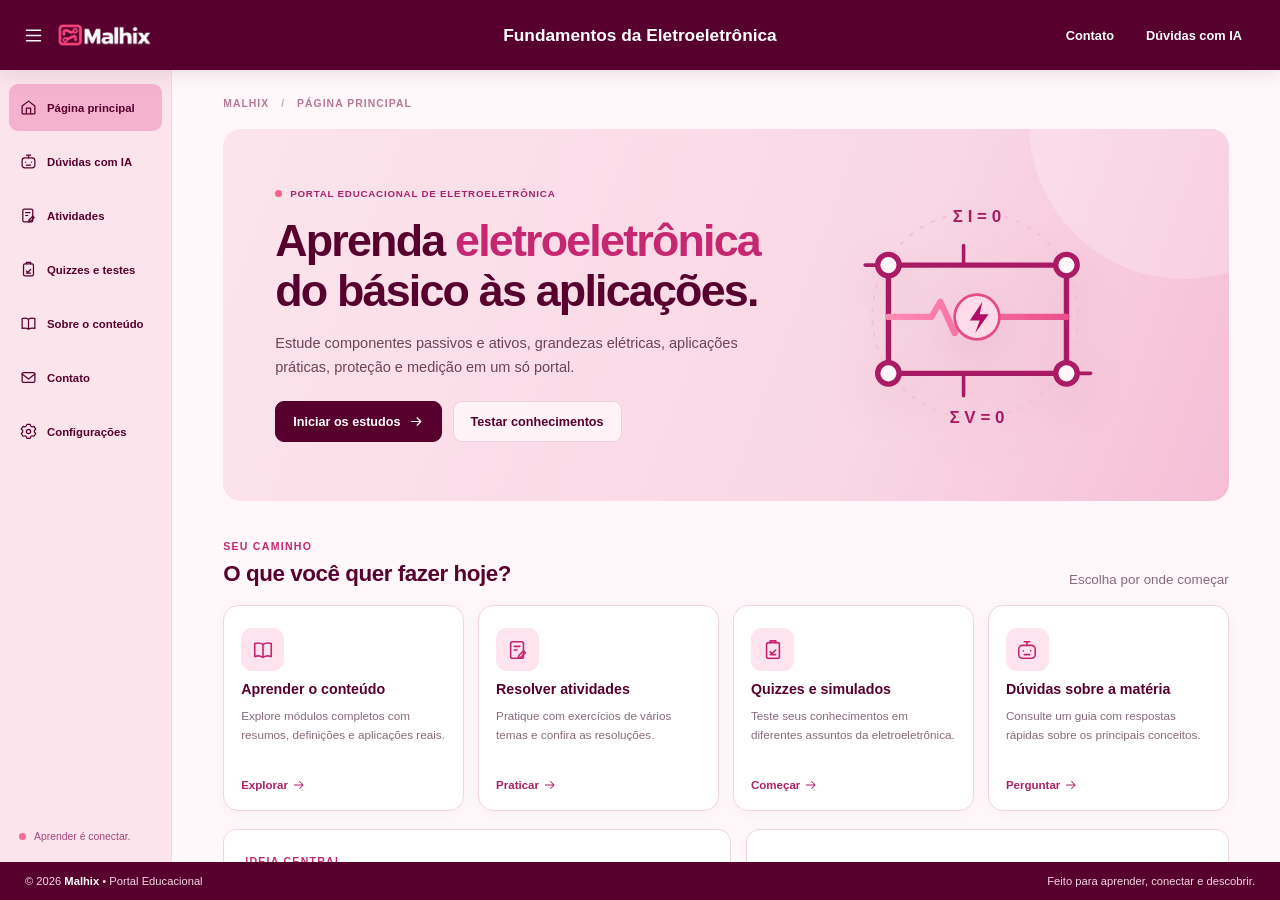
<file: index.html>
<!doctype html>
<html lang="pt-BR">
<head>
  <meta charset="utf-8">
  <meta name="viewport" content="width=device-width, initial-scale=1">
  <meta name="theme-color" content="#57002E">
  <meta name="description" content="Malhix: portal educacional interativo para estudar fundamentos da eletroeletrônica.">
  <title>Malhix • Fundamentos da Eletroeletrônica</title>
  <link rel="icon" href="assets/logo-malhix.png" type="image/png">
  <link rel="stylesheet" href="style.css">
  <script defer src="script.js"></script>
</head>
<body>
  <!-- Ícones vetoriais disponíveis sem conexão com a internet. -->
  <svg class="icon-sprite" aria-hidden="true" xmlns="http://www.w3.org/2000/svg">
    <symbol id="i-menu" viewBox="0 0 24 24"><path d="M4 6h16M4 12h16M4 18h16"/></symbol>
    <symbol id="i-home" viewBox="0 0 24 24"><path d="m3 10 9-7 9 7v10a1 1 0 0 1-1 1H4a1 1 0 0 1-1-1V10Z"/><path d="M9 21v-8h6v8"/></symbol>
    <symbol id="i-bot" viewBox="0 0 24 24"><rect x="3" y="7" width="18" height="14" rx="4"/><path d="M12 3v4M9 3h6"/><path d="M8 13h.01M16 13h.01M9 17h6"/></symbol>
    <symbol id="i-activities" viewBox="0 0 24 24"><rect x="4" y="3" width="14" height="18" rx="2"/><path d="M8 8h6M8 12h3m2 6 5-5 2 2-5 5-3 1z"/></symbol>
    <symbol id="i-quiz" viewBox="0 0 24 24"><rect x="5" y="4" width="14" height="17" rx="2"/><path d="M9 4V2h6v2m-6 10 2 2 4-4M9 17h6"/></symbol>
    <symbol id="i-book" viewBox="0 0 24 24"><path d="M12 6C9 4 6 4 3 5v14c3-1 6-1 9 1 3-2 6-2 9-1V5c-3-1-6-1-9 1Zm0 0v14"/></symbol>
    <symbol id="i-mail" viewBox="0 0 24 24"><rect x="3" y="5" width="18" height="14" rx="2"/><path d="m3 7 9 7 9-7"/></symbol>
    <symbol id="i-settings" viewBox="0 0 24 24"><path d="M9.7 3h4.6l.8 2.6 2.1 1.2 2.7-.7 2.3 4-1.9 2v2.4l1.9 2-2.3 4-2.7-.7-2.1 1.2-.8 2.6H9.7l-.8-2.6-2.1-1.2-2.7.7-2.3-4 1.9-2v-2.4l-1.9-2 2.3-4 2.7.7 2.1-1.2Z" transform="translate(0,-1) scale(1,.96)"/><circle cx="12" cy="12" r="3"/></symbol>
    <symbol id="i-chevron" viewBox="0 0 24 24"><path d="m9 18 6-6-6-6"/></symbol>
    <symbol id="i-arrow" viewBox="0 0 24 24"><path d="M4 12h15m-6-6 6 6-6 6"/></symbol>
    <symbol id="i-zap" viewBox="0 0 24 24"><path d="m13 2-9 12h7l-1 8 10-12h-7l0-8Z"/></symbol>
    <symbol id="i-check" viewBox="0 0 24 24"><path d="m4 12 5 5L20 6"/></symbol>
    <symbol id="i-clock" viewBox="0 0 24 24"><circle cx="12" cy="12" r="9"/><path d="M12 7v5l3 2"/></symbol>
    <symbol id="i-refresh" viewBox="0 0 24 24"><path d="M20 7v5h-5M4 17v-5h5"/><path d="M5 9a8 8 0 0 1 14-2l1 5M4 12l1 5a8 8 0 0 0 14-2"/></symbol>
    <symbol id="i-send" viewBox="0 0 24 24"><path d="m22 2-7 20-4-9-9-4 20-7ZM11 13 22 2"/></symbol>
    <symbol id="i-node" viewBox="0 0 24 24"><circle cx="4" cy="12" r="2"/><circle cx="20" cy="12" r="2"/><circle cx="12" cy="12" r="3"/><path d="M6 12h3m6 0h3M12 3v6m0 6v6"/></symbol>
    <symbol id="i-loop" viewBox="0 0 24 24"><rect x="4" y="4" width="16" height="16" rx="2"/><path d="M8 4v3m8 10v3M4 12h3m10 0h3"/></symbol>
    <symbol id="i-info" viewBox="0 0 24 24"><circle cx="12" cy="12" r="10"/><path d="M12 11v6m0-10h.01"/></symbol>
  </svg>
 
  <header class="cabecalho" role="banner">
    <div class="header-left">
      <button id="botao-menu" class="icon-button header-menu" type="button" aria-label="Recolher menu" aria-expanded="true" aria-controls="menu-lateral" title="Abrir ou recolher menu">
        <svg class="icon" aria-hidden="true"><use href="#i-menu"/></svg>
      </button>
      <button class="brand-button" data-page="inicio" type="button" aria-label="Voltar à página inicial">
        <img src="assets/logo-malhix.png" alt="Malhix" class="logo-malhix">
      </button>
    </div>
    <div class="header-title">Fundamentos da Eletroeletrônica</div>
    <nav class="header-links" aria-label="Acesso rápido">
      <button type="button" data-page="contato">Contato</button>
      <button type="button" data-page="ia">Dúvidas com IA</button>
    </nav>
  </header>
 
  <aside id="menu-lateral" class="menu-lateral" aria-label="Menu lateral">
    <nav class="side-nav" aria-label="Navegação principal">
      <button class="nav-button ativo" type="button" data-page="inicio" title="Página principal" aria-current="page"><svg class="icon"><use href="#i-home"/></svg><span class="nav-label">Página principal</span></button>
      <button class="nav-button" type="button" data-page="ia" title="Dúvidas com IA"><svg class="icon"><use href="#i-bot"/></svg><span class="nav-label">Dúvidas com IA</span></button>
      <button class="nav-button" type="button" data-page="atividades" title="Atividades"><svg class="icon"><use href="#i-activities"/></svg><span class="nav-label">Atividades</span></button>
      <button class="nav-button" type="button" data-page="quizzes" title="Quizzes e testes simulados"><svg class="icon"><use href="#i-quiz"/></svg><span class="nav-label">Quizzes e testes</span></button>
      <button class="nav-button" type="button" data-page="conteudo" title="Sobre o conteúdo"><svg class="icon"><use href="#i-book"/></svg><span class="nav-label">Sobre o conteúdo</span></button>
      <button class="nav-button" type="button" data-page="contato" title="Contato"><svg class="icon"><use href="#i-mail"/></svg><span class="nav-label">Contato</span></button>
      <button class="nav-button" type="button" data-page="configuracoes" title="Configurações"><svg class="icon"><use href="#i-settings"/></svg><span class="nav-label">Configurações</span></button>
    </nav>
    <div class="aside-bottom" aria-hidden="true"><span class="aside-pulse"></span><span class="aside-caption">Aprender é conectar.</span></div>
  </aside>
  <button id="menu-fundo" class="menu-fundo" type="button" aria-label="Fechar menu lateral" hidden></button>
 
  <main id="conteudo-principal" class="conteudo-principal" tabindex="-1">
    <!-- Início -->
    <section class="page" id="page-inicio" data-panel="inicio" aria-labelledby="titulo-inicio">
      <div class="crumb">MALHIX <span>/</span> PÁGINA PRINCIPAL</div>
      <div class="hero">
        <div class="hero-copy">
          <div class="eyebrow"><span class="dot"></span> PORTAL EDUCACIONAL DE ELETROELETRÔNICA</div>
          <h1 id="titulo-inicio">Aprenda <em>eletroeletrônica</em> do básico às aplicações.</h1>
          <p>Estude componentes passivos e ativos, grandezas elétricas, aplicações práticas, proteção e medição em um só portal.</p>
          <div class="hero-actions">
            <button class="btn btn-primary" type="button" data-page="conteudo">Iniciar os estudos <svg class="icon"><use href="#i-arrow"/></svg></button>
            <button class="btn btn-soft" type="button" data-page="quizzes">Testar conhecimentos</button>
          </div>
        </div>
        <div class="hero-art" aria-hidden="true">
          <svg viewBox="0 0 380 300" class="circuit-illustration">
            <defs><linearGradient id="circuit-gradient" x1="0" x2="1"><stop stop-color="#ff8cb4"/><stop offset="1" stop-color="#ec4e8c"/></linearGradient></defs>
            <circle cx="188" cy="150" r="115" fill="none" stroke="#F5BED3" stroke-dasharray="5 9" stroke-width="2" />
            <path d="M91 94H290V215H91Z" stroke="#a81b64" stroke-width="6" fill="none" stroke-linejoin="round" />
            <path d="M91 152h48l10-17 16 35 18-35 18 17h89" stroke="url(#circuit-gradient)" stroke-width="7" fill="none" stroke-linecap="round" stroke-linejoin="round" />
            <path d="M175 94v-22m0 143v25M91 94H65m225 121h27" stroke="#a81b64" stroke-width="4" stroke-linecap="round" />
            <g fill="#FFF7FA" stroke="#ab1b65" stroke-width="6"><circle cx="91" cy="94" r="12"/><circle cx="290" cy="94" r="12"/><circle cx="91" cy="215" r="12"/><circle cx="290" cy="215" r="12"/></g>
            <circle cx="190" cy="152" r="25" fill="#FFDBE9" stroke="#e64b89" stroke-width="3" />
            <path d="m196 135-14 21h11l-5 14 15-21h-10Z" fill="#B20D62" />
            <text x="190" y="46" fill="#a81b64" font-size="19" text-anchor="middle" font-weight="700">Σ I = 0</text>
            <text x="190" y="270" fill="#a81b64" font-size="19" text-anchor="middle" font-weight="700">Σ V = 0</text>
          </svg>
        </div>
      </div>
      <div class="section-heading"><div><span class="section-kicker">SEU CAMINHO</span><h2>O que você quer fazer hoje?</h2></div><span class="muted small">Escolha por onde começar</span></div>
      <div class="feature-grid">
        <button type="button" class="feature-card" data-page="conteudo"><span class="feature-icon"><svg class="icon"><use href="#i-book"/></svg></span><strong>Aprender o conteúdo</strong><span>Explore módulos completos com resumos, definições e aplicações reais.</span><span class="feature-arrow">Explorar <svg class="icon"><use href="#i-arrow"/></svg></span></button>
        <button type="button" class="feature-card" data-page="atividades"><span class="feature-icon"><svg class="icon"><use href="#i-activities"/></svg></span><strong>Resolver atividades</strong><span>Pratique com exercícios de vários temas e confira as resoluções.</span><span class="feature-arrow">Praticar <svg class="icon"><use href="#i-arrow"/></svg></span></button>
        <button type="button" class="feature-card" data-page="quizzes"><span class="feature-icon"><svg class="icon"><use href="#i-quiz"/></svg></span><strong>Quizzes e simulados</strong><span>Teste seus conhecimentos em diferentes assuntos da eletroeletrônica.</span><span class="feature-arrow">Começar <svg class="icon"><use href="#i-arrow"/></svg></span></button>
        <button type="button" class="feature-card" data-page="ia"><span class="feature-icon"><svg class="icon"><use href="#i-bot"/></svg></span><strong>Dúvidas sobre a matéria</strong><span>Consulte um guia com respostas rápidas sobre os principais conceitos.</span><span class="feature-arrow">Perguntar <svg class="icon"><use href="#i-arrow"/></svg></span></button>
      </div>
      <div class="home-bottom">
        <div class="quote-box"><span class="section-kicker">IDEIA CENTRAL</span><p>Dos resistores aos transistores, compreender o funcionamento dos componentes ajuda a interpretar, montar e analisar circuitos com mais segurança.</p></div>
        <div class="stats-box"><div><strong>05</strong><span>módulos principais</span></div><div><strong id="home-atividade-total">0/10</strong><span>atividades concluídas</span></div><div><strong id="home-melhor-nota">—</strong><span>melhor resultado</span></div></div>
      </div>
    </section>
 
    <!-- Conteúdo -->
    <section class="page" id="page-conteudo" data-panel="conteudo" aria-labelledby="titulo-conteudo" hidden>
      <div class="crumb">ESTUDOS <span>/</span> SOBRE O CONTEÚDO</div>
      <div class="page-heading"><div><span class="section-kicker">TRILHA DE ESTUDO</span><h1 id="titulo-conteudo">Fundamentos da Eletroeletrônica</h1><p>Uma visão ampla dos conceitos essenciais: componentes, circuitos, sinais, aplicações e instrumentos.</p></div><span class="heading-badge"><svg class="icon"><use href="#i-book"/></svg> Material de estudo</span></div>
      <div class="jump-links"><button class="chip" type="button" data-scroll="modulo1">Componentes passivos</button><button class="chip" type="button" data-scroll="modulo2">Semicondutores</button><button class="chip" type="button" data-scroll="modulo3">Grandezas e circuitos</button><button class="chip" type="button" data-scroll="modulo4">Aplicações práticas</button><button class="chip" type="button" data-scroll="modulo5">Proteção e medição</button></div>
      <article class="content-card" id="modulo1"><span class="card-index">01 / COMPONENTES PASSIVOS BÁSICOS</span><h2>Base para o estudo dos circuitos</h2><p>Os componentes passivos não amplificam sinais, mas são fundamentais para limitar corrente, armazenar energia, filtrar sinais e montar circuitos estáveis.</p><div class="subtopic-grid"><div class="subtopic-item"><strong>1.1 - Resistores e a Lei de Ohm</strong><p>O resistor se opõe à passagem da corrente elétrica. A Lei de Ohm relaciona tensão, corrente e resistência: <strong>V = R · I</strong>. É um dos primeiros cálculos usados em circuitos.</p></div><div class="subtopic-item"><strong>1.2 - Capacitores e Armazenamento de Energia</strong><p>Capacitores acumulam cargas elétricas em um campo elétrico. São muito usados em filtros, temporização e estabilização de tensão.</p></div><div class="subtopic-item"><strong>1.3 - Indutores e Eletromagnetismo</strong><p>Indutores armazenam energia em campo magnético e se opõem a variações bruscas de corrente. Estão ligados ao eletromagnetismo e a circuitos com bobinas.</p></div><div class="subtopic-item"><strong>1.4 - Associação de Componentes</strong><p>Resistores, capacitores e indutores podem ser associados em série e em paralelo. Essas combinações alteram o comportamento elétrico do circuito.</p></div></div></article>
      <article class="content-card" id="modulo2"><span class="card-index">02 / SEMICONDUTORES E COMPONENTES ATIVOS</span><h2>Controle, retificação e amplificação</h2><p>Os componentes ativos conseguem controlar o fluxo de corrente e atuar em amplificação, chaveamento e processamento de sinais.</p><div class="subtopic-grid"><div class="subtopic-item"><strong>2.1 - Diodos e Retificação</strong><p>O diodo conduz principalmente em um sentido. Ele é usado para retificar corrente alternada, proteger circuitos e controlar polaridade.</p></div><div class="subtopic-item"><strong>2.2 - Transistores Bipolares de Junção (TBJ)</strong><p>Os TBJs podem funcionar como amplificadores ou chaves eletrônicas. Seu comportamento envolve emissor, base e coletor.</p></div><div class="subtopic-item"><strong>2.3 - Transistores de Efeito de Campo (MOSFETs)</strong><p>MOSFETs são muito usados em eletrônica moderna por permitirem controle de corrente com alta eficiência, especialmente em chaveamento.</p></div><div class="subtopic-item"><strong>2.4 - Circuitos Integrados (CIs)</strong><p>Os CIs reúnem muitos componentes em um único encapsulamento. Podem executar funções de controle, amplificação, temporização e processamento.</p></div></div></article>
      <article class="content-card" id="modulo3"><span class="card-index">03 / GRANDEZAS, SINAIS E CIRCUITOS ELÉTRICOS</span><h2>Entendendo como os circuitos se comportam</h2><p>Esse módulo reúne conceitos que ajudam a interpretar o funcionamento elétrico dos sistemas e a resolver problemas com mais segurança.</p><div class="subtopic-grid"><div class="subtopic-item"><strong>3.1 - Corrente Contínua (CC) vs. Corrente Alternada (CA)</strong><p>Na corrente contínua, o fluxo elétrico mantém o mesmo sentido. Na alternada, ele varia periodicamente. Cada uma tem aplicações específicas.</p></div><div class="subtopic-item"><strong>3.2 - Leis de Kirchhoff</strong><p>As Leis de Kirchhoff auxiliam na análise de circuitos: a Lei dos Nós trabalha com conservação da carga e a Lei das Malhas com conservação da energia.</p></div><div class="subtopic-item"><strong>3.3 - Potência Elétrica e Efeito Joule</strong><p>A potência indica a taxa de transformação de energia elétrica. O efeito Joule mostra que parte dessa energia pode ser convertida em calor.</p></div><div class="subtopic-item"><strong>3.4 - Frequência e Sinais Elétricos</strong><p>Frequência indica quantas oscilações acontecem em um segundo. O estudo dos sinais elétricos ajuda a compreender ondas, pulsos e resposta dos circuitos.</p></div></div></article>
      <article class="content-card" id="modulo4"><span class="card-index">04 / APLICAÇÕES PRÁTICAS DOS COMPONENTES</span><h2>Quando a teoria passa a resolver problemas reais</h2><p>Neste módulo, os componentes e grandezas estudados aparecem em aplicações muito comuns na eletrônica e na eletroeletrônica.</p><div class="subtopic-grid"><div class="subtopic-item"><strong>4.1 - Circuitos de Filtros Passivos (RC e RL)</strong><p>Filtros passivos utilizam resistores com capacitores ou indutores para atenuar ou permitir certas faixas de frequência.</p></div><div class="subtopic-item"><strong>4.2 - Divisores de Tensão e Corrente</strong><p>Esses circuitos distribuem tensão ou corrente entre componentes. São úteis em medições, sensores e adaptação de sinais.</p></div><div class="subtopic-item"><strong>4.3 - Fontes de Alimentação Lineares</strong><p>As fontes lineares transformam, retificam, filtram e regulam a energia elétrica para alimentar circuitos eletrônicos com estabilidade.</p></div><div class="subtopic-item"><strong>4.4 - Circuitos de Temporização (Constante de Tempo RC)</strong><p>Em circuitos RC, a constante de tempo define a velocidade de carga e descarga do capacitor, sendo útil em atrasos e temporizadores.</p></div></div></article>
      <article class="content-card" id="modulo5"><span class="card-index">05 / PROTEÇÃO, MEDIÇÃO E MATERIAIS</span><h2>Segurança, diagnóstico e escolha correta de materiais</h2><p>Além de montar um circuito, é importante protegê-lo, medir corretamente suas grandezas e compreender os materiais usados na prática.</p><div class="subtopic-grid"><div class="subtopic-item"><strong>5.1 - Dispositivos de Proteção de Circuitos</strong><p>Fusíveis, disjuntores e outros dispositivos protegem o circuito contra sobrecorrente, curtos e falhas que possam danificar componentes.</p></div><div class="subtopic-item"><strong>5.2 - Materiais Condutores, Isolantes e Semicondutores</strong><p>Cada material possui comportamento elétrico diferente. Essa classificação orienta a construção de fios, placas e componentes eletrônicos.</p></div><div class="subtopic-item"><strong>5.3 - Uso do Multímetro no Diagnóstico de Componentes</strong><p>O multímetro permite medir tensão, corrente, resistência e testar continuidade, sendo essencial para manutenção e análise básica.</p></div><div class="subtopic-item"><strong>5.4 - Relés e Chaves Eletromecânicas</strong><p>Relés e chaves permitem controlar circuitos, ligar cargas e isolar partes do sistema, unindo princípios elétricos e mecânicos.</p></div></div><div class="content-actions"><button class="btn btn-primary" type="button" data-page="atividades">Ir para atividades <svg class="icon"><use href="#i-arrow"/></svg></button><button class="btn btn-soft" type="button" data-page="inicio">Voltar ao início</button></div></article>
    </section>
<!-- Atividades -->
    <section class="page" id="page-atividades" data-panel="atividades" aria-labelledby="titulo-atividades" hidden>
      <div class="crumb">PRATICAR <span>/</span> ATIVIDADES</div>
      <div class="page-heading"><div><span class="section-kicker">APRENDIZADO ATIVO</span><h1 id="titulo-atividades">Atividades.</h1><p>Resolva os exercícios no caderno e abra a resolução quando terminar.</p></div><div class="metric"><strong id="atividades-contagem">0/10</strong><span>concluídas</span></div></div>
      <div class="progress-track"><div id="atividades-progresso" class="progress-fill"></div></div>
      <div class="activities-list">
        <article class="activity-card" data-activity="a1"><div class="activity-top"><span class="number-pill">01</span><span class="activity-tag">LEI DE OHM</span><span class="activity-check" aria-hidden="true">○ Pendente</span></div><h2>Corrente em um resistor</h2><p>Um resistor de 10 Ω está ligado a uma fonte de 20 V. Qual é a corrente elétrica no circuito?</p><button class="btn btn-outline reveal-answer" type="button" aria-expanded="false">Ver resolução</button><div class="answer" hidden><strong>Resolução:</strong><p>Pela Lei de Ohm, I = V/R = 20/10. Portanto, <strong>I = 2 A.</strong></p><button class="btn btn-primary mark-activity" type="button">Marcar como concluída</button></div></article>
        <article class="activity-card" data-activity="a2"><div class="activity-top"><span class="number-pill">02</span><span class="activity-tag">CAPACITORES</span><span class="activity-check" aria-hidden="true">○ Pendente</span></div><h2>Função do capacitor</h2><p>Explique com suas palavras para que serve um capacitor em um circuito eletrônico.</p><button class="btn btn-outline reveal-answer" type="button" aria-expanded="false">Ver resposta sugerida</button><div class="answer" hidden><strong>Resposta sugerida:</strong><p>O capacitor armazena energia em forma de campo elétrico e pode ser usado para filtrar sinais, suavizar tensão e produzir atrasos em circuitos.</p><button class="btn btn-primary mark-activity" type="button">Marcar como concluída</button></div></article>
        <article class="activity-card" data-activity="a3"><div class="activity-top"><span class="number-pill">03</span><span class="activity-tag">INDUTORES</span><span class="activity-check" aria-hidden="true">○ Pendente</span></div><h2>Variação de corrente</h2><p>Por que um indutor se opõe a variações bruscas de corrente?</p><button class="btn btn-outline reveal-answer" type="button" aria-expanded="false">Ver resposta sugerida</button><div class="answer" hidden><strong>Resposta sugerida:</strong><p>Porque o indutor armazena energia em campo magnético. Quando a corrente tenta variar rapidamente, surge uma tensão induzida que se opõe a essa mudança.</p><button class="btn btn-primary mark-activity" type="button">Marcar como concluída</button></div></article>
        <article class="activity-card" data-activity="a4"><div class="activity-top"><span class="number-pill">04</span><span class="activity-tag">ASSOCIAÇÕES</span><span class="activity-check" aria-hidden="true">○ Pendente</span></div><h2>Resistores em série</h2><p>Dois resistores de 4 Ω e 6 Ω estão em série. Qual é a resistência equivalente?</p><button class="btn btn-outline reveal-answer" type="button" aria-expanded="false">Ver resolução</button><div class="answer" hidden><strong>Resolução:</strong><p>Em série, as resistências se somam: 4 + 6 = <strong>10 Ω</strong>.</p><button class="btn btn-primary mark-activity" type="button">Marcar como concluída</button></div></article>
        <article class="activity-card" data-activity="a5"><div class="activity-top"><span class="number-pill">05</span><span class="activity-tag">DIODOS</span><span class="activity-check" aria-hidden="true">○ Pendente</span></div><h2>Retificação</h2><p>Qual é a função principal de um diodo em um circuito retificador?</p><button class="btn btn-outline reveal-answer" type="button" aria-expanded="false">Ver resposta sugerida</button><div class="answer" hidden><strong>Resposta sugerida:</strong><p>Permitir a condução principalmente em um sentido, convertendo corrente alternada em uma forma pulsante de corrente contínua.</p><button class="btn btn-primary mark-activity" type="button">Marcar como concluída</button></div></article>
        <article class="activity-card" data-activity="a6"><div class="activity-top"><span class="number-pill">06</span><span class="activity-tag">KIRCHHOFF</span><span class="activity-check" aria-hidden="true">○ Pendente</span></div><h2>Corrente em um nó</h2><p>Entram 8 A em um nó. Saem 3 A e 2 A por dois ramos. Qual é a corrente no terceiro ramo de saída?</p><button class="btn btn-outline reveal-answer" type="button" aria-expanded="false">Ver resolução</button><div class="answer" hidden><strong>Resolução:</strong><p>Pela Lei dos Nós: 8 = 3 + 2 + I. Logo, <strong>I = 3 A.</strong></p><button class="btn btn-primary mark-activity" type="button">Marcar como concluída</button></div></article>
        <article class="activity-card" data-activity="a7"><div class="activity-top"><span class="number-pill">07</span><span class="activity-tag">POTÊNCIA</span><span class="activity-check" aria-hidden="true">○ Pendente</span></div><h2>Potência elétrica</h2><p>Um equipamento opera com 12 V e corrente de 2 A. Qual é a potência elétrica consumida?</p><button class="btn btn-outline reveal-answer" type="button" aria-expanded="false">Ver resolução</button><div class="answer" hidden><strong>Resolução:</strong><p>P = V · I = 12 · 2 = <strong>24 W</strong>.</p><button class="btn btn-primary mark-activity" type="button">Marcar como concluída</button></div></article>
        <article class="activity-card" data-activity="a8"><div class="activity-top"><span class="number-pill">08</span><span class="activity-tag">DIVISOR DE TENSÃO</span><span class="activity-check" aria-hidden="true">○ Pendente</span></div><h2>Aplicação prática</h2><p>Explique por que divisores de tensão são úteis em circuitos eletrônicos.</p><button class="btn btn-outline reveal-answer" type="button" aria-expanded="false">Ver resposta sugerida</button><div class="answer" hidden><strong>Resposta sugerida:</strong><p>Eles permitem obter uma tensão menor a partir de uma tensão maior, sendo úteis em sensores, medições e adaptação de sinais para outros componentes.</p><button class="btn btn-primary mark-activity" type="button">Marcar como concluída</button></div></article>
        <article class="activity-card" data-activity="a9"><div class="activity-top"><span class="number-pill">09</span><span class="activity-tag">MULTÍMETRO</span><span class="activity-check" aria-hidden="true">○ Pendente</span></div><h2>Medição segura</h2><p>Cite duas grandezas que podem ser medidas com um multímetro comum.</p><button class="btn btn-outline reveal-answer" type="button" aria-expanded="false">Ver resposta sugerida</button><div class="answer" hidden><strong>Resposta sugerida:</strong><p>O multímetro pode medir, por exemplo, <strong>tensão elétrica</strong> e <strong>resistência elétrica</strong>. Muitos modelos também medem corrente e continuidade.</p><button class="btn btn-primary mark-activity" type="button">Marcar como concluída</button></div></article>
        <article class="activity-card" data-activity="a10"><div class="activity-top"><span class="number-pill">10</span><span class="activity-tag">PROTEÇÃO</span><span class="activity-check" aria-hidden="true">○ Pendente</span></div><h2>Protegendo circuitos</h2><p>Por que fusíveis e disjuntores são importantes em instalações e equipamentos?</p><button class="btn btn-outline reveal-answer" type="button" aria-expanded="false">Ver resposta sugerida</button><div class="answer" hidden><strong>Resposta sugerida:</strong><p>Porque interrompem a passagem de corrente em condições anormais, ajudando a evitar danos aos componentes, superaquecimento e riscos de acidentes.</p><button class="btn btn-primary mark-activity" type="button">Marcar como concluída</button></div></article>
      </div>
      <div class="content-actions"><button class="btn btn-soft" type="button" data-page="inicio">← Voltar ao início</button><button class="btn btn-primary" type="button" data-page="quizzes">Ir para quizzes <svg class="icon"><use href="#i-arrow"/></svg></button></div>
    </section>
<!-- Quizzes + Simulado -->
    <section class="page" id="page-quizzes" data-panel="quizzes" aria-labelledby="titulo-quizzes" hidden>
      <div class="crumb">AVALIAÇÃO <span>/</span> QUIZZES E TESTES</div>
      <div class="page-heading"><div><span class="section-kicker">DESAFIE SEU CONHECIMENTO</span><h1 id="titulo-quizzes">Quizzes e simulados.</h1><p>Aprenda com perguntas, correções e resultados instantâneos.</p></div><span class="heading-badge"><svg class="icon"><use href="#i-quiz"/></svg> Autoavaliação</span></div>
      <div class="tabs" role="tablist" aria-label="Escolher modalidade"><button id="tab-quiz" class="tab active" type="button" data-mode="quiz" role="tab" aria-selected="true" aria-controls="quiz-zone">Quiz rápido</button><button id="tab-simulado" class="tab" type="button" data-mode="simulado" role="tab" aria-selected="false" aria-controls="simulado-zone">Simulado cronometrado</button></div>
      <section id="quiz-zone" class="test-zone" role="tabpanel" aria-labelledby="tab-quiz"><div id="quiz-app" class="quiz-app"><div class="start-state"><span class="test-emblem"><svg class="icon"><use href="#i-zap"/></svg></span><h2>Que tal um quiz rápido?</h2><p>Seis perguntas para revisar temas variados da eletroeletrônica.</p><button id="iniciar-quiz" class="btn btn-primary" type="button">Iniciar quiz <svg class="icon"><use href="#i-arrow"/></svg></button></div></div></section>
      <section id="simulado-zone" class="test-zone" role="tabpanel" aria-labelledby="tab-simulado" hidden><div id="simulado-app" class="quiz-app"><div class="start-state"><span class="test-emblem"><svg class="icon"><use href="#i-clock"/></svg></span><h2>Simulado de Eletroeletrônica</h2><p>Oito questões e 10 minutos. As respostas serão corrigidas quando você terminar ou o tempo acabar.</p><button id="iniciar-simulado" class="btn btn-primary" type="button">Iniciar simulado <svg class="icon"><use href="#i-arrow"/></svg></button></div></div></section>
      <div class="hint-card"><svg class="icon"><use href="#i-info"/></svg><span>Os quizzes e simulados desta versão funcionam sem internet. São exercícios educativos, organizados para revisar os principais conteúdos do portal.</span></div>
      <div class="content-actions"><button class="btn btn-soft" type="button" data-page="inicio">← Voltar ao início</button></div>
    </section>
 
    <!-- Dúvidas e IA -->
    <section class="page" id="page-ia" data-panel="ia" aria-labelledby="titulo-ia" hidden>
      <div class="crumb">SUPORTE <span>/</span> DÚVIDAS COM IA</div>
      <div class="page-heading"><div><span class="section-kicker">ASSISTENTE DE ESTUDOS</span><h1 id="titulo-ia">Tire suas dúvidas!</h1><p>Um espaço para tirar dúvidas sobre componentes, circuitos, sinais, medições e aplicações.</p></div><span class="heading-badge"><svg class="icon"><use href="#i-bot"/></svg> Guia Malhix</span></div>
      <div class="notice"><svg class="icon"><use href="#i-info"/></svg><div><strong>Como funciona esta demonstração?</strong><p>Aqui há um guia de respostas locais previamente preparadas, <strong>não uma IA conectada</strong>. Uma IA real exigiria serviço externo, integração segura e autorização do professor.</p></div></div>
      <div class="chat-card"><div class="chat-header"><span class="bot-avatar"><svg class="icon"><use href="#i-bot"/></svg></span><div><strong>Guia Malhix</strong><span>Respostas sobre eletroeletrônica básica</span></div></div><div id="chat-messages" class="chat-messages" role="log" aria-live="polite" aria-relevant="additions"><div class="bubble bot">Oi! Posso ajudar com conceitos como Lei de Ohm, componentes passivos, semicondutores, Leis de Kirchhoff, medições e exercícios. Escolha uma sugestão ou escreva sua pergunta.</div></div><div class="suggestions"><button type="button" data-question="O que é a Lei de Ohm?">Lei de Ohm</button><button type="button" data-question="O que é um capacitor?">Capacitor</button><button type="button" data-question="Qual a diferença entre CC e CA?">CC e CA</button><button type="button" data-question="Como usar o multímetro?">Multímetro</button></div><form id="chat-form" class="chat-compose"><label class="sr-only" for="chat-input">Digite sua pergunta</label><input id="chat-input" name="pergunta" maxlength="240" autocomplete="off" placeholder="Digite sua dúvida sobre eletroeletrônica..." required><button class="btn btn-primary" type="submit" aria-label="Enviar pergunta"><svg class="icon"><use href="#i-send"/></svg></button></form></div>
      <div class="content-actions"><button class="btn btn-soft" type="button" data-page="inicio">← Voltar ao início</button></div>
    </section>
 
    <!-- Contato -->
    <section class="page" id="page-contato" data-panel="contato" aria-labelledby="titulo-contato" hidden>
      <div class="crumb">MALHIX <span>/</span> CONTATO</div><div class="page-heading"><div><span class="section-kicker">FALE COM A EQUIPE</span><h1 id="titulo-contato">Vamos conversar?</h1><p>Comentários, sugestões ou dúvidas sobre o portal? Registre uma mensagem.</p></div></div>
      <div class="contact-layout"><div class="contact-intro"><span class="feature-icon"><svg class="icon"><use href="#i-mail"/></svg></span><h2>Equipe Malhix</h2><p>Este portal foi planejado para tornar o estudo da eletroeletrônica mais acessível e interessante.</p><p class="muted small">Demonstração escolar: nenhuma mensagem será enviada para um servidor. O formulário permite salvar e copiar um rascunho neste dispositivo.</p></div><form id="contact-form" class="contact-form"><label for="contact-name">Seu nome</label><input id="contact-name" name="nome" maxlength="70" placeholder="Como podemos chamar você?" required><label for="contact-subject">Assunto</label><select id="contact-subject" name="assunto"><option>Dúvida sobre o conteúdo</option><option>Sugestão para o site</option><option>Correção de informação</option><option>Outro assunto</option></select><label for="contact-message">Sua mensagem</label><textarea id="contact-message" name="mensagem" rows="5" maxlength="1500" placeholder="Escreva aqui..." required></textarea><div class="form-actions"><button type="button" class="btn btn-soft" id="salvar-contato">Salvar rascunho</button><button type="button" class="btn btn-primary" id="copiar-contato">Copiar mensagem</button></div><p id="contact-feedback" class="small muted" role="status"></p></form></div>
      <div class="content-actions"><button class="btn btn-soft" type="button" data-page="inicio">← Voltar ao início</button></div>
    </section>
 
    <!-- Configurações -->
    <section class="page" id="page-configuracoes" data-panel="configuracoes" aria-labelledby="titulo-configuracoes" hidden>
      <div class="crumb">PREFERÊNCIAS <span>/</span> CONFIGURAÇÕES</div><div class="page-heading"><div><span class="section-kicker">DO SEU JEITO</span><h1 id="titulo-configuracoes">Configurações.</h1><p>Ajuste sua experiência de leitura e navegação.</p></div></div>
      <div class="settings-card"><div class="setting-line"><div><strong>Tamanho do texto</strong><span>Escolha o tamanho mais confortável para ler.</span></div><div class="setting-controls"><button type="button" id="font-minus" class="setting-small" aria-label="Diminuir texto">A−</button><span id="font-value">100%</span><button type="button" id="font-plus" class="setting-small" aria-label="Aumentar texto">A+</button></div></div><div class="setting-line"><div><strong>Contraste reforçado</strong><span>Destaca contornos e textos das áreas principais.</span></div><label class="switch"><input id="contrast-toggle" type="checkbox" aria-label="Ativar contraste reforçado"><span class="switch-track"></span></label></div><div class="setting-line"><div><strong>Reduzir animações</strong><span>Diminui movimentos do menu e transições.</span></div><label class="switch"><input id="motion-toggle" type="checkbox" aria-label="Reduzir animações"><span class="switch-track"></span></label></div><div class="setting-line"><div><strong>Progresso salvo</strong><span>Reinicia o progresso das atividades e a melhor nota de quiz neste navegador.</span></div><button id="clear-progress" type="button" class="btn btn-outline">Limpar progresso</button></div></div><div class="hint-card"><svg class="icon"><use href="#i-info"/></svg><span>As preferências são guardadas neste navegador, quando o armazenamento local está disponível.</span></div><p id="settings-feedback" class="small muted" role="status"></p><div class="content-actions"><button class="btn btn-soft" type="button" data-page="inicio">← Voltar ao início</button></div>
    </section>
  </main>
 
  <footer class="rodape"><span>© 2026 <strong>Malhix</strong> • Portal Educacional</span><span class="footer-extra">Feito para aprender, conectar e descobrir.</span></footer>
  <div id="toast" class="toast" role="status" aria-live="polite" hidden></div>
</body>
</html>
</file>
<file: style.css>
/* ===========================================================
   MALHIX — PORTAL EDUCACIONAL
   Personalize o tamanho da logo mudando --largura-logo.
   Separação de arquivos: HTML = conteúdo, CSS = visual, JS = ações.
   =========================================================== */
:root {
  --vinho: #57002E;
  --vinho-forte: #410021;
  --rosa: #FA608C;
  --rosa-escuro: #C32870;
  --rosa-claro: #FCE4EC;
  --rosa-selecionado: #F4B2CF;
  --fundo: #FFF7FA;
  --card: #FFFFFF;
  --texto: #4E2940;
  --texto-suave: #88697B;
  --linha: #F0D5E0;
  --altura-cabecalho: 70px;
  --altura-rodape: 38px;
  --largura-menu: 172px;
  --largura-menu-fechado: 57px;
  --largura-logo: 95px; /* AUMENTE OU DIMINUA ESTE NÚMERO */
  --font-scale: 1;
}
* { box-sizing: border-box; }
html, body { margin: 0; height: 100%; }
html { font-size: calc(16px * var(--font-scale)); }
body { font-family: Inter, "Segoe UI", Arial, sans-serif; color: var(--texto); background: var(--fundo); overflow: hidden; }
button, input, textarea, select { font: inherit; }
button { cursor: pointer; }
button:focus-visible, a:focus-visible, input:focus-visible, select:focus-visible, textarea:focus-visible { outline: 3px solid var(--rosa); outline-offset: 3px; }
.icon-sprite { position: absolute; width: 0; height: 0; overflow: hidden; pointer-events: none; }
.icon { width: 19px; height: 19px; stroke: currentColor; stroke-width: 1.75; fill: none; stroke-linecap: round; stroke-linejoin: round; flex-shrink: 0; }
.sr-only { position: absolute; width: 1px; height: 1px; padding: 0; margin: -1px; overflow: hidden; clip: rect(0,0,0,0); white-space: nowrap; border: 0; }
[hidden] { display: none !important; }
.small { font-size: .84rem; }
.muted { color: var(--texto-suave); }
 
/* Topo fixo */
.cabecalho { position: fixed; z-index: 1000; top: 0; left: 0; right: 0; height: var(--altura-cabecalho); background: var(--vinho); display: flex; align-items: center; justify-content: space-between; padding: 0 26px 0 13px; color: #FFF; box-shadow: 0 3px 20px rgba(55,0,29,.10); }
.header-left { display: flex; align-items: center; gap: 3px; min-width: 235px; z-index: 1; }
.icon-button { display: inline-flex; align-items: center; justify-content: center; padding: 10px; border: 0; border-radius: 10px; background: transparent; color: inherit; }
.icon-button:hover { background: rgba(255,255,255,.12); }
.header-menu .icon { width: 21px; height: 21px; }
.brand-button { padding: 0; border: 0; background: transparent; height: 54px; display: flex; align-items: center; }
.logo-malhix { display: block; width: var(--largura-logo); height: auto; max-height: 48px; object-fit: contain; }
.header-title { color: #FFF; font-size: 1.08rem; font-weight: 740; white-space: nowrap; position: absolute; left: 50%; transform: translateX(-50%); pointer-events: none; }
.header-links { margin-left: auto; display: flex; align-items: center; gap: 8px; z-index: 1; }
.header-links button { border: none; background: transparent; color: #FFFFFF; font-size: .80rem; font-weight: 600; border-radius: 9px; padding: 11px 12px; white-space: nowrap; }
.header-links button:hover, .header-links button.selected { background: rgba(255,255,255,.12); color: #FFDDEB; }
 
/* Sidebar fixa; no desktop o botão encolhe, não oculta. */
.menu-lateral { position: fixed; z-index: 900; top: var(--altura-cabecalho); bottom: var(--altura-rodape); left: 0; width: var(--largura-menu); background: var(--rosa-claro); border-right: 1px solid #F4D9E5; padding: 14px 9px 12px; display: flex; flex-direction: column; justify-content: space-between; overflow-x: hidden; overflow-y: auto; scrollbar-width: thin; transition: width .24s ease; }
.side-nav { display: flex; flex-direction: column; gap: 7px; }
.nav-button { text-align: left; display: flex; align-items: center; gap: 10px; width: 100%; min-height: 47px; padding: 10px 11px; border: 0; border-radius: 9px; color: var(--vinho); background: transparent; transition: background .18s ease; }
.nav-button:hover { background: #F8CEDE; }
.nav-button.ativo { background: var(--rosa-selecionado); font-weight: 750; }
.nav-button .icon { height: 17px; width: 17px; }
.nav-label { white-space: nowrap; overflow: hidden; font-size: .71rem; font-weight: 650; }
.aside-bottom { display: flex; align-items: center; gap: 8px; padding: 0 10px 8px; color: #AA477A; font-size: .65rem; white-space: nowrap; }
.aside-pulse { width: 7px; height: 7px; flex-shrink: 0; background: #F56C9B; border-radius: 50%; }
body.menu-recolhido .menu-lateral { width: var(--largura-menu-fechado); padding-left: 7px; padding-right: 7px; }
body.menu-recolhido .nav-button { justify-content: center; padding: 11px 0; }
body.menu-recolhido .nav-label, body.menu-recolhido .aside-caption { display: none; }
body.menu-recolhido .aside-bottom { justify-content: center; padding: 0 0 8px; }
body.menu-recolhido .nav-button .icon { height: 20px; width: 20px; }
.menu-fundo { display: none; }
 
/* Só o centro rola. Cabeçalho, lateral, footer permanecem fixos. */
.conteudo-principal { position: fixed; top: var(--altura-cabecalho); bottom: var(--altura-rodape); left: var(--largura-menu); right: 0; background: var(--fundo); overflow-y: auto; overflow-x: hidden; overscroll-behavior: contain; padding: 28px clamp(18px,4vw,57px) 50px; scroll-behavior: smooth; transition: left .24s ease; }
body.menu-recolhido .conteudo-principal { left: var(--largura-menu-fechado); }
.page { max-width: 1220px; margin: 0 auto; animation: fadeIn .2s ease; }
@keyframes fadeIn { from { opacity: .65; transform: translateY(5px); } to { opacity: 1; transform: translateY(0); } }
.rodape { position: fixed; height: var(--altura-rodape); bottom: 0; left: 0; right: 0; z-index: 1000; padding: 0 25px; background: var(--vinho); color: #F8D2E2; display: flex; justify-content: space-between; align-items: center; gap: 8px; font-size: .70rem; white-space: nowrap; }
.rodape strong { color: white; }
.crumb { color: #B47996; font-size: .65rem; font-weight: 780; letter-spacing: .10em; margin-bottom: 20px; }
.crumb span { margin: 0 8px; color: #D0A6BD; }
.section-kicker { color: var(--rosa-escuro); font-size: .66rem; font-weight: 800; letter-spacing: .12em; }
 
/* Home */
.hero { background: linear-gradient(110deg,#FCE4EC 0%,#F9D7E5 65%,#F6BED6 100%); border-radius: 18px; display: grid; grid-template-columns: minmax(0,1.1fr) minmax(225px,.9fr); align-items: center; padding: clamp(24px,4.2vw,52px); min-height: 319px; gap: 12px; overflow: hidden; position: relative; }
.hero::before { content: ""; position: absolute; background: rgba(255,255,255,.22); width: 310px; height: 310px; border-radius: 50%; right: -110px; top: -160px; }
.hero-copy { z-index: 1; }
.eyebrow { display: flex; align-items: center; gap: 8px; color: #A9236A; font-size: .61rem; font-weight: 850; letter-spacing: .08em; }
.dot { display: inline-block; width: 7px; height: 7px; border-radius: 50%; background: var(--rosa); }
.hero h1 { color: var(--vinho); font-size: clamp(1.8rem,3.5vw,3.08rem); letter-spacing: -.04em; max-width: 660px; line-height: 1.12; margin: 16px 0 16px; }
.hero h1 em { color: #C52870; font-style: normal; }
.hero p { color: #704358; max-width: 530px; line-height: 1.65; font-size: .91rem; margin: 0; }
.hero-actions, .content-actions, .form-actions { display: flex; flex-wrap: wrap; align-items: center; gap: 11px; margin-top: 22px; }
.hero-art { display: flex; align-items: center; justify-content: center; min-width: 0; }
.circuit-illustration { width: 100%; max-width: 340px; height: auto; filter: drop-shadow(0 16px 23px rgba(89,0,47,.11)); }
.btn { min-height: 41px; border-radius: 9px; padding: 11px 17px; border: 1px solid transparent; font-weight: 770; font-size: .79rem; display: inline-flex; justify-content: center; align-items: center; gap: 8px; transition: transform .17s ease, background .17s ease, box-shadow .17s ease; }
.btn:hover { transform: translateY(-1px); }
.btn .icon { width: 15px; height: 15px; }
.btn-primary { color: #FFF; background: var(--vinho); border-color: var(--vinho); }
.btn-primary:hover { background: #7C0646; box-shadow: 0 6px 16px rgba(87,0,46,.15); }
.btn-soft { color: var(--vinho); background: #FFF3F8; border-color: #EDD0DE; }
.btn-soft:hover { background: #FFEDF5; }
.btn-outline { background: #FFF; color: var(--vinho); border-color: #E9BDCF; }
.btn-outline:hover { background: #FFF5F9; }
.section-heading { display: flex; justify-content: space-between; align-items: end; gap: 15px; margin: 35px 0 18px; }
.section-heading h2 { font-size: 1.4rem; color: var(--vinho); margin: 7px 0 0; letter-spacing: -.02em; }
.feature-grid { display: grid; grid-template-columns: repeat(4,minmax(0,1fr)); gap: 14px; }
.feature-card { border-radius: 15px; border: 1px solid var(--linha); background: var(--card); padding: 22px 17px 18px; text-align: left; display: flex; flex-direction: column; align-items: flex-start; gap: 10px; color: var(--texto); box-shadow: 0 4px 18px rgba(87,0,46,.03); min-height: 206px; transition: transform .18s ease, border .18s ease, box-shadow .18s ease; }
.feature-card:hover { transform: translateY(-4px); border-color: #E69EBF; box-shadow: 0 10px 25px rgba(87,0,46,.07); }
.feature-icon { width: 43px; height: 43px; flex-shrink: 0; border-radius: 11px; background: #FFE3EE; color: #C32670; display: inline-flex; align-items: center; justify-content: center; }
.feature-icon .icon { width: 22px; height: 22px; }
.feature-card strong { color: var(--vinho); font-size: .89rem; }
.feature-card > span:nth-of-type(2) { font-size: .73rem; line-height: 1.56; color: var(--texto-suave); }
.feature-arrow { margin-top: auto; display: inline-flex; align-items: center; gap: 4px; color: #AC2166; font-size: .72rem; font-weight: 800; }
.feature-arrow .icon { width: 14px; height: 14px; }
.home-bottom { display: grid; grid-template-columns: 1.05fr 1fr; gap: 15px; margin-top: 18px; }
.quote-box, .stats-box { border: 1px solid var(--linha); border-radius: 13px; background: var(--card); padding: 21px; }
.quote-box p { color: var(--vinho); margin: 8px 0 0; font-size: .88rem; line-height: 1.5; }
.stats-box { display: flex; justify-content: space-around; align-items: center; gap: 10px; text-align: center; }
.stats-box div { display: flex; flex-direction: column; gap: 6px; }
.stats-box strong { font-size: 1.4rem; color: var(--vinho); }
.stats-box span { color: var(--texto-suave); font-size: .66rem; }
 
/* Seções internas */
.page-heading { display: flex; justify-content: space-between; align-items: center; gap: 20px; margin-bottom: 26px; }
.page-heading h1 { font-size: clamp(1.85rem,3.5vw,2.65rem); color: var(--vinho); letter-spacing: -.04em; line-height: 1.1; margin: 10px 0; }
.page-heading p { margin: 0; color: var(--texto-suave); line-height: 1.55; font-size: .91rem; }
.heading-badge { display: inline-flex; align-items: center; gap: 8px; color: #9C1E5B; background: #FCE2ED; border: 1px solid #F6CADC; border-radius: 50px; padding: 9px 13px; font-size: .71rem; font-weight: 760; white-space: nowrap; }
.heading-badge .icon { width: 16px; height: 16px; }
.jump-links { display: flex; gap: 9px; flex-wrap: wrap; margin-bottom: 21px; }
.chip { border-radius: 100px; border: 1px solid #EBC6D5; background: white; color: #844466; padding: 9px 12px; font-size: .72rem; font-weight: 720; }
.chip:hover { background: #FCE4EC; }
.content-card { border: 1px solid var(--linha); background: var(--card); border-radius: 15px; padding: clamp(20px,3vw,33px); margin: 15px 0; scroll-margin-top: 20px; box-shadow: 0 6px 18px rgba(87,0,46,.025); }
.card-index { color: #B0497E; letter-spacing: .08em; font-size: .68rem; font-weight: 800; }
.content-card h2 { margin: 10px 0 12px; color: var(--vinho); font-size: 1.42rem; }
.content-card p { line-height: 1.75; font-size: .92rem; }
.two-facts, .summary-grid { display: grid; grid-template-columns: repeat(2,minmax(0,1fr)); gap: 12px; margin-top: 17px; }
.two-facts > div, .summary-grid > div { background: #FFF1F7; border-radius: 10px; padding: 20px; display: flex; flex-direction: column; gap: 8px; }
.two-facts .icon { color: #BC286D; width: 24px; height: 24px; }
.two-facts strong, .summary-grid strong { color: var(--vinho); }
.two-facts span { color: var(--texto-suave); font-size: .79rem; line-height: 1.5; }
.summary-grid p { margin: 0; font-size: .82rem; }
.formula { background: #FDE9F1; padding: 24px 16px; border: 1px dashed #E4A5C1; color: var(--vinho); border-radius: 12px; font-size: clamp(1.3rem,3vw,1.8rem); font-weight: 850; letter-spacing: .02em; text-align: center; margin: 24px 0; }
.formula-small { font-size: 1.1rem; color: var(--vinho); font-weight: 660; margin-top: 10px; }
.example-panel { background: #FFF8FB; padding: 18px; border-left: 4px solid var(--rosa); border-radius: 0 10px 10px 0; }
.example-panel strong { color: var(--vinho); }
.example-panel p { margin: 8px 0; }
.tip { background: #FFF1F6; color: #8A375E; font-size: .79rem; border-radius: 8px; margin-top: 20px; padding: 12px 15px; }
.steps { padding-left: 25px; display: grid; gap: 12px; line-height: 1.66; }
.steps li { padding-left: 5px; }
.steps li::marker { color: var(--rosa-escuro); font-weight: 900; }
 
/* Atividades */
.metric { background: white; border: 1px solid var(--linha); padding: 12px 17px; border-radius: 12px; text-align: center; display: flex; flex-direction: column; gap: 3px; }
.metric strong { color: var(--vinho); font-size: 1.35rem; }
.metric span { color: var(--texto-suave); font-size: .67rem; }
.progress-track { width: 100%; height: 9px; background: #F4DCE8; border-radius: 40px; overflow: hidden; margin-bottom: 20px; }
.progress-fill { width: 0%; height: 100%; background: var(--rosa); border-radius: inherit; transition: width .25s ease; }
.activities-list { display: grid; gap: 14px; }
.activity-card { background: white; border: 1px solid var(--linha); border-radius: 15px; padding: 22px; }
.activity-top { display: flex; gap: 10px; align-items: center; flex-wrap: wrap; }
.number-pill { background: var(--vinho); border-radius: 8px; padding: 8px; color: white; font-size: .75rem; font-weight: 800; }
.activity-tag { color: #AA4C7D; font-size: .69rem; font-weight: 800; letter-spacing: .07em; }
.activity-check { margin-left: auto; font-size: .69rem; color: #9E8092; }
.activity-card.done .activity-check { color: #1F8B62; font-weight: 800; }
.activity-card h2 { font-size: 1.15rem; color: var(--vinho); margin: 15px 0 7px; }
.activity-card p { line-height: 1.63; color: var(--texto); font-size: .88rem; }
.activity-card .btn { margin-top: 7px; }
.answer { background: #FFF1F7; border-radius: 10px; padding: 15px; margin-top: 16px; }
.answer p { margin: 9px 0; }
 
/* Quiz e simulado */
.tabs { display: flex; gap: 6px; border-bottom: 1px solid #EAC8D7; margin: 0 0 19px; }
.tab { background: transparent; border: none; border-bottom: 3px solid transparent; color: #8A5573; padding: 14px 17px; font-weight: 790; font-size: .84rem; }
.tab.active { color: var(--vinho); border-bottom-color: var(--rosa); }
.quiz-app { background: white; border: 1px solid var(--linha); border-radius: 14px; min-height: 285px; padding: clamp(20px,3.5vw,36px); }
.start-state { display: flex; flex-direction: column; align-items: center; text-align: center; padding: 15px 0; }
.start-state h2 { color: var(--vinho); margin: 12px 0 8px; }
.start-state p { color: var(--texto-suave); max-width: 430px; line-height: 1.5; margin: 0 0 19px; }
.test-emblem { display: flex; align-items: center; justify-content: center; background: #FFE8F0; color: #BE2470; width: 58px; height: 58px; border-radius: 17px; }
.test-emblem .icon { width: 28px; height: 28px; }
.question-head { display: flex; justify-content: space-between; align-items: center; color: #A45A82; font-size: .73rem; font-weight: 760; margin-bottom: 12px; }
.question-title { color: var(--vinho); font-size: 1.22rem; line-height: 1.5; }
.options { display: grid; gap: 10px; margin: 20px 0; }
.option { text-align: left; display: flex; align-items: center; gap: 11px; width: 100%; min-height: 49px; background: #FFF9FC; color: var(--vinho); border: 1px solid #E9CBD9; border-radius: 9px; padding: 12px; font-size: .84rem; }
.option:hover:not(:disabled) { background: #FCE5EF; }
.option.selected { border-color: var(--rosa-escuro); background: #FCE3EE; font-weight: 690; }
.option.correct { background: #E6F7EE; border-color: #70C9A0; }
.option.incorrect { background: #FFF0F1; border-color: #EB8D9E; }
.option-marker { display: flex; align-items: center; justify-content: center; width: 23px; height: 23px; flex-shrink: 0; border-radius: 50%; color: #A72D6A; background: #FFE5F0; font-weight: 790; font-size: .7rem; }
.quiz-actions { display: flex; justify-content: flex-end; gap: 10px; align-items: center; }
.feedback { color: #6E3653; background: #FFF3F7; border-left: 3px solid var(--rosa); padding: 14px; border-radius: 0 8px 8px 0; margin-bottom: 18px; line-height: 1.55; }
.feedback.good { background: #E8F8F0; border-left-color: #299B6E; }
.result-score { font-size: 2.6rem; font-weight: 850; color: var(--vinho); margin: 8px 0; }
.simulado-header { display: flex; justify-content: space-between; align-items: center; flex-wrap: wrap; gap: 12px; margin-bottom: 12px; }
.timer { border: 1px solid #EFC8D9; background: #FFF1F7; border-radius: 30px; color: var(--vinho); padding: 9px 14px; font-weight: 780; font-variant-numeric: tabular-nums; }
.sim-question { border-top: 1px solid var(--linha); padding: 20px 0; }
.sim-question h3 { color: var(--vinho); font-size: 1rem; margin: 0 0 12px; line-height: 1.5; }
.sim-question label { display: block; padding: 9px 12px; margin: 7px 0; border: 1px solid #EAD2DE; border-radius: 8px; color: var(--texto); font-size: .83rem; cursor: pointer; }
.sim-question label:has(input:checked) { background: #FCE4EF; border-color: #C6548B; }
.sim-question input { accent-color: var(--rosa-escuro); margin-right: 8px; }
.sim-explanation { background: #FFF3F8; padding: 13px; border-radius: 8px; margin-top: 9px; font-size: .82rem; }
.notice, .hint-card { background: #FFF0F6; border: 1px solid #F3CEE0; border-radius: 12px; color: #85506B; display: flex; gap: 12px; padding: 16px; line-height: 1.55; font-size: .83rem; margin: 20px 0; }
.notice .icon, .hint-card .icon { color: #B33270; margin-top: 2px; }
.notice p { margin: 4px 0 0; }
 
/* Guia de dúvidas */
.chat-card { border: 1px solid var(--linha); border-radius: 15px; overflow: hidden; background: white; }
.chat-header { background: #FFF0F6; padding: 15px 20px; border-bottom: 1px solid var(--linha); display: flex; align-items: center; gap: 12px; }
.bot-avatar { width: 40px; height: 40px; display: flex; align-items: center; justify-content: center; background: var(--rosa); color: white; border-radius: 12px; }
.chat-header div { display: flex; flex-direction: column; gap: 4px; }
.chat-header strong { color: var(--vinho); font-size: .88rem; }
.chat-header span:not(.bot-avatar) { color: var(--texto-suave); font-size: .73rem; }
.chat-messages { display: flex; flex-direction: column; align-items: flex-start; gap: 11px; min-height: 240px; max-height: 350px; overflow-y: auto; padding: 19px; background: #FFFAFC; }
.bubble { max-width: min(85%,600px); padding: 13px 16px; border-radius: 14px; font-size: .86rem; line-height: 1.6; white-space: pre-line; }
.bubble.bot { border-bottom-left-radius: 3px; background: #FCE4EF; color: var(--vinho); }
.bubble.user { align-self: flex-end; border-bottom-right-radius: 3px; background: var(--vinho); color: #FFF; }
.suggestions { display: flex; gap: 8px; padding: 13px 19px; flex-wrap: wrap; }
.suggestions button { background: #FFF2F8; border: 1px solid #F1CDDE; border-radius: 30px; color: #99416B; font-size: .73rem; padding: 9px 12px; }
.suggestions button:hover { background: #FBE1EE; }
.chat-compose { display: flex; gap: 10px; padding: 13px 19px 17px; border-top: 1px solid var(--linha); }
.chat-compose input { flex: 1; min-width: 0; border: 1px solid #E7C6D6; padding: 13px; border-radius: 9px; font-size: .84rem; }
.chat-compose .btn { padding: 11px 17px; }
 
/* Contato */
.contact-layout { display: grid; grid-template-columns: .8fr 1.2fr; gap: 16px; }
.contact-intro, .contact-form, .settings-card { background: white; border: 1px solid var(--linha); border-radius: 15px; padding: 24px; }
.contact-intro h2 { color: var(--vinho); }
.contact-intro p { line-height: 1.65; }
.contact-form { display: flex; flex-direction: column; gap: 10px; }
.contact-form label { color: var(--vinho); font-weight: 720; font-size: .81rem; }
.contact-form input, .contact-form textarea, .contact-form select { width: 100%; background: #FFF9FC; color: var(--texto); padding: 12px 13px; border-radius: 9px; border: 1px solid #EAD0DD; }
.contact-form textarea { resize: vertical; }
.form-actions { margin-top: 5px; }
#contact-feedback, #settings-feedback { min-height: 1em; }
 
/* Configurações */
.setting-line { display: flex; align-items: center; justify-content: space-between; gap: 25px; padding: 20px 0; border-bottom: 1px solid var(--linha); }
.setting-line:last-child { border-bottom: 0; }
.setting-line > div:first-child { display: flex; flex-direction: column; gap: 8px; }
.setting-line strong { color: var(--vinho); font-size: .88rem; }
.setting-line span:not(.switch-track) { color: var(--texto-suave); font-size: .77rem; line-height: 1.5; }
.setting-controls { display: flex; align-items: center; gap: 12px; flex-shrink: 0; }
.setting-small { background: #FFE9F1; border: 1px solid #EAC3D5; border-radius: 8px; color: var(--vinho); padding: 10px; font-weight: 800; }
.switch { position: relative; display: inline-flex; flex-shrink: 0; cursor: pointer; }
.switch input { position: absolute; opacity: 0; width: 0; height: 0; }
.switch-track { width: 48px; height: 26px; border-radius: 100px; background: #D4BDCA; position: relative; transition: background .2s; }
.switch-track::after { content: ""; width: 20px; height: 20px; position: absolute; left: 3px; top: 3px; background: white; border-radius: 50%; transition: transform .2s; }
.switch input:checked + .switch-track { background: #BC2671; }
.switch input:checked + .switch-track::after { transform: translateX(22px); }
.switch input:focus-visible + .switch-track { outline: 3px solid var(--rosa); outline-offset: 3px; }
body.high-contrast { --linha: #AA4780; --texto-suave: #62314E; }
body.high-contrast .feature-card, body.high-contrast .content-card, body.high-contrast .activity-card, body.high-contrast .contact-form { border-width: 2px; }
body.reduce-motion *, body.reduce-motion *::before, body.reduce-motion *::after { animation: none !important; transition: none !important; scroll-behavior: auto !important; }
.toast { position: fixed; bottom: calc(var(--altura-rodape) + 18px); right: 22px; max-width: 350px; background: var(--vinho); color: white; border-radius: 10px; padding: 13px 17px; box-shadow: 0 6px 25px rgba(50,0,28,.2); z-index: 1500; font-size: .83rem; }
 
/* Ajustes para diferentes larguras */
@media (max-width: 1110px) { .feature-grid { grid-template-columns: repeat(2,minmax(0,1fr)); } .hero { grid-template-columns: 1fr .65fr; } .header-left { min-width: 170px; } }
@media (max-width: 820px) {
  :root { --altura-cabecalho: 65px; --altura-rodape: 35px; --largura-menu: 205px; --largura-logo: 112px; }
  .header-left { min-width: initial; }
  .cabecalho { padding: 0 12px; }
  .header-title { position: static; transform: none; margin: auto; font-size: .84rem; }
  .header-links { margin-left: 0; gap: 0; }
  .header-links button { padding: 9px 7px; font-size: .69rem; }
  .menu-lateral, body.menu-recolhido .menu-lateral { width: var(--largura-menu); transform: translateX(-100%); transition: transform .22s ease; padding: 13px 9px; }
  body.menu-mobile-aberto .menu-lateral { transform: translateX(0); }
  body.menu-recolhido .nav-label, body.menu-recolhido .aside-caption { display: initial; }
  body.menu-recolhido .nav-button { justify-content: flex-start; padding: 10px 11px; }
  .menu-fundo:not([hidden]) { display: block; position: fixed; inset: var(--altura-cabecalho) 0 var(--altura-rodape) 0; border: 0; background: rgba(56,0,29,.28); z-index: 870; width: 100%; }
  .conteudo-principal, body.menu-recolhido .conteudo-principal { left: 0; padding: 23px 20px 45px; }
  .hero { grid-template-columns: 1fr .45fr; }
  .hero h1 { font-size: 2rem; }
}
@media (max-width: 600px) {
  .header-title { font-size: .78rem; }
  .header-links button { font-size: .66rem; padding: 8px 5px; }
  .logo-malhix { width: 92px; }
  .header-menu .icon { height: 19px; width: 19px; }
  .header-left { gap: 0; }
  .cabecalho { gap: 3px; }
  .hero { display: block; padding: 25px; }
  .hero-art { display: none; }
  .hero h1 { font-size: 1.92rem; }
  .feature-grid, .home-bottom, .contact-layout { grid-template-columns: 1fr; }
  .feature-card { min-height: initial; }
  .section-heading .muted, .footer-extra, .heading-badge { display: none; }
  .page-heading h1 { font-size: 1.9rem; }
  .two-facts, .summary-grid { grid-template-columns: 1fr; }
  .rodape { justify-content: center; padding: 0 8px; font-size: .62rem; }
  .setting-line { flex-wrap: wrap; gap: 14px; }
  .tabs .tab { font-size: .73rem; padding: 13px 9px; }
}
@media (max-width: 420px) {
  .logo-malhix { width: 78px; }
  .header-title { font-size: .70rem; }
  .header-links button { font-size: .60rem; padding: 8px 4px; }
  .header-menu { padding: 7px; }
  .conteudo-principal { padding-left: 14px; padding-right: 14px; }
  .hero-actions .btn { font-size: .72rem; }
  .setting-line .btn { width: 100%; }
}
@media (prefers-reduced-motion: reduce) { *, *::before, *::after { scroll-behavior: auto !important; animation: none !important; transition: none !important; } }

 

/* Novos blocos de conteúdo */
.subtopic-grid { display: grid; grid-template-columns: repeat(2, minmax(0, 1fr)); gap: 14px; margin-top: 18px; }
.subtopic-item { background: #FFF9FC; border: 1px solid #EFD3E0; border-radius: 12px; padding: 16px; }
.subtopic-item strong { display: block; color: var(--vinho); margin-bottom: 8px; font-size: .94rem; }
.subtopic-item p { margin: 0; line-height: 1.62; }
@media (max-width: 700px) { .subtopic-grid { grid-template-columns: 1fr; } }

/* Ajustes do cabeçalho para o novo nome do conteúdo */
@media (min-width: 821px) and (max-width: 1180px) {
  .header-title { font-size: .91rem; }
}
@media (max-width: 820px) {
  .header-title { font-size: .76rem; white-space: normal; max-width: 43%; text-align: center; line-height: 1.15; }
}
@media (max-width: 600px) {
  .header-title { font-size: .67rem; max-width: 38%; }
}
</file>
